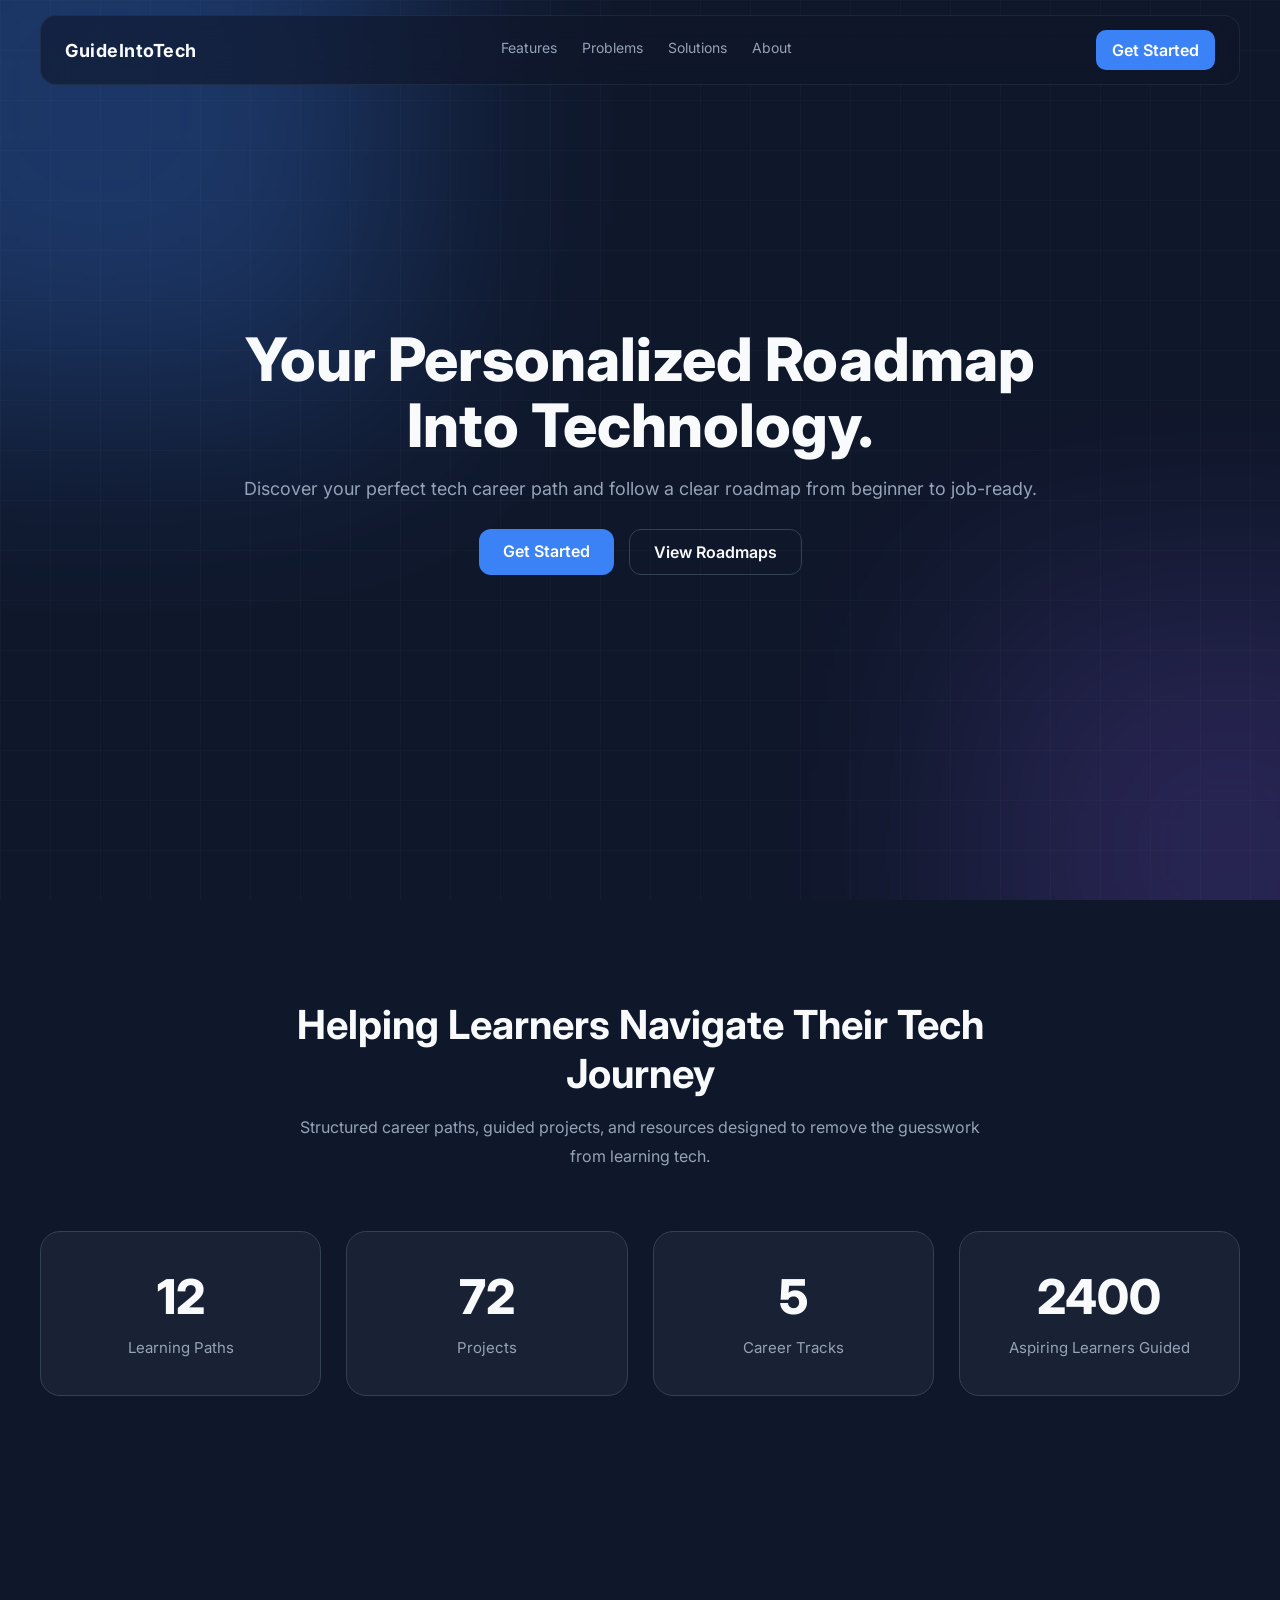
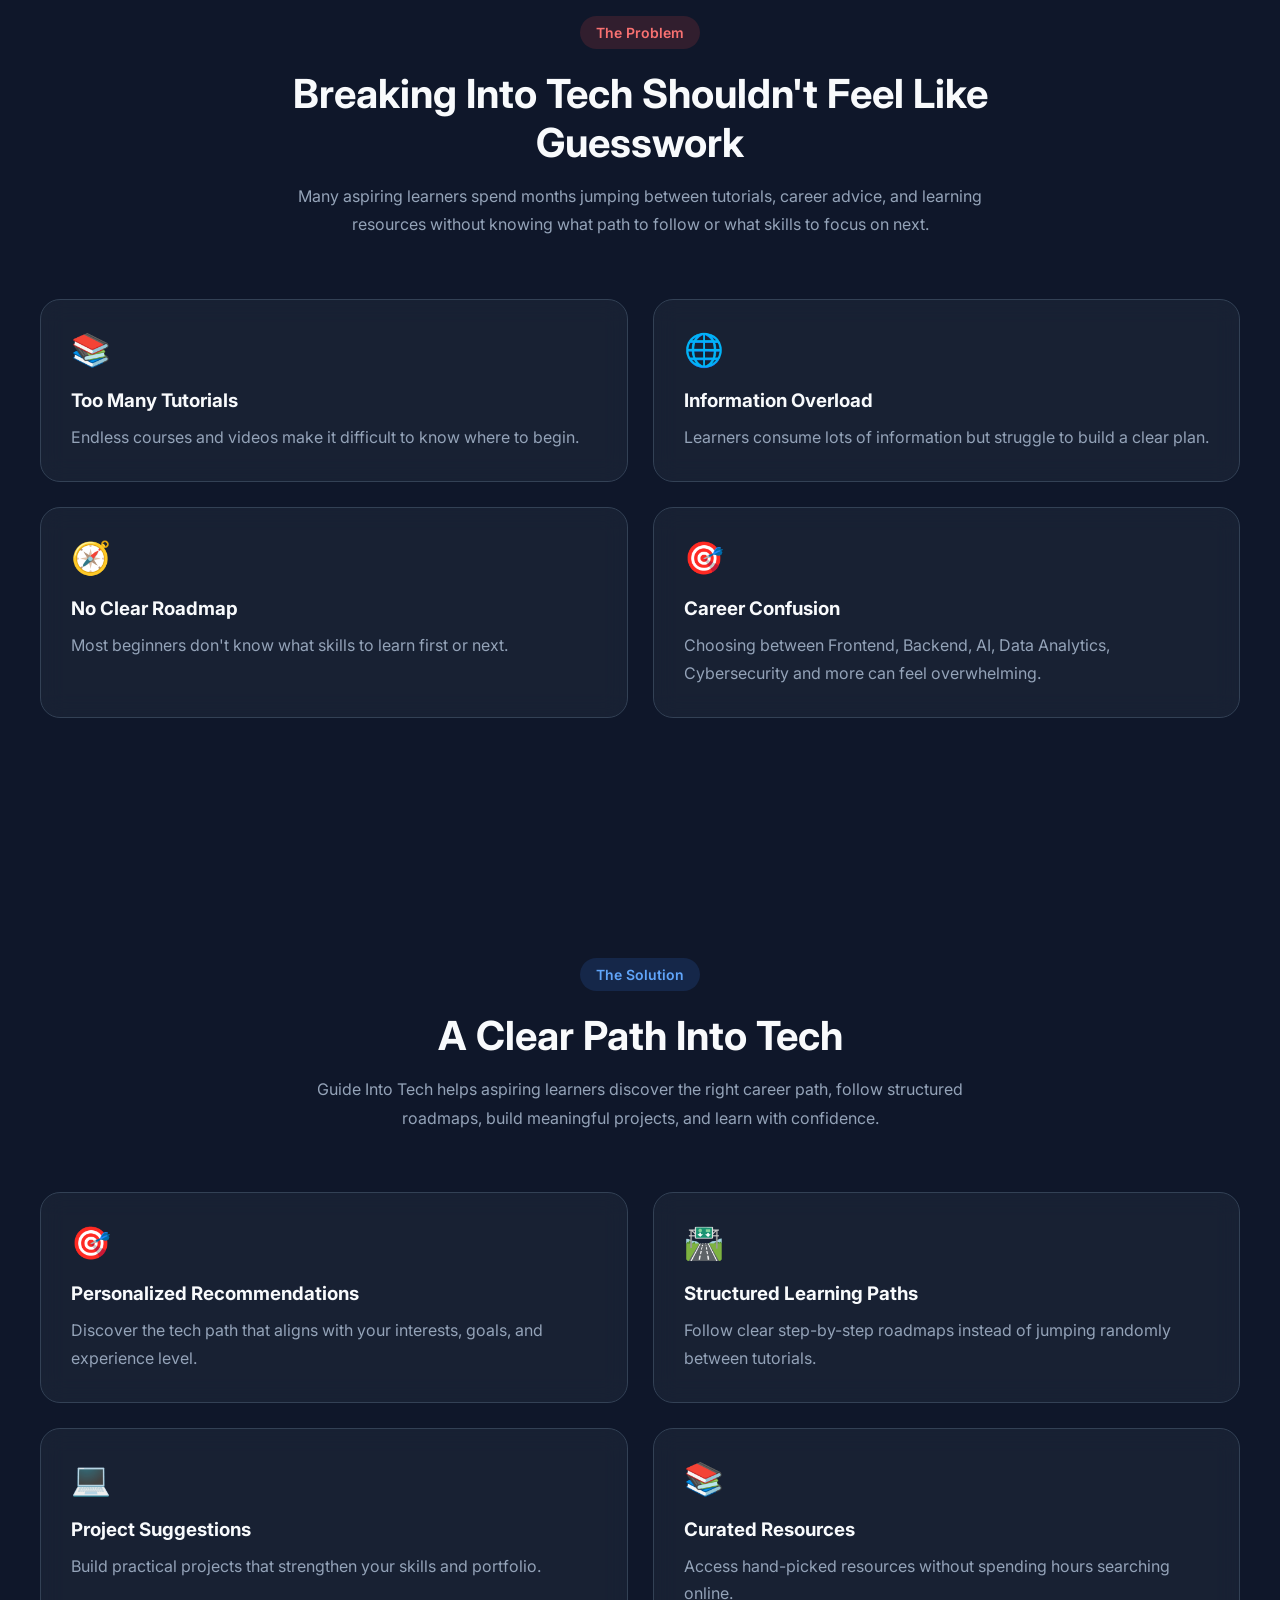
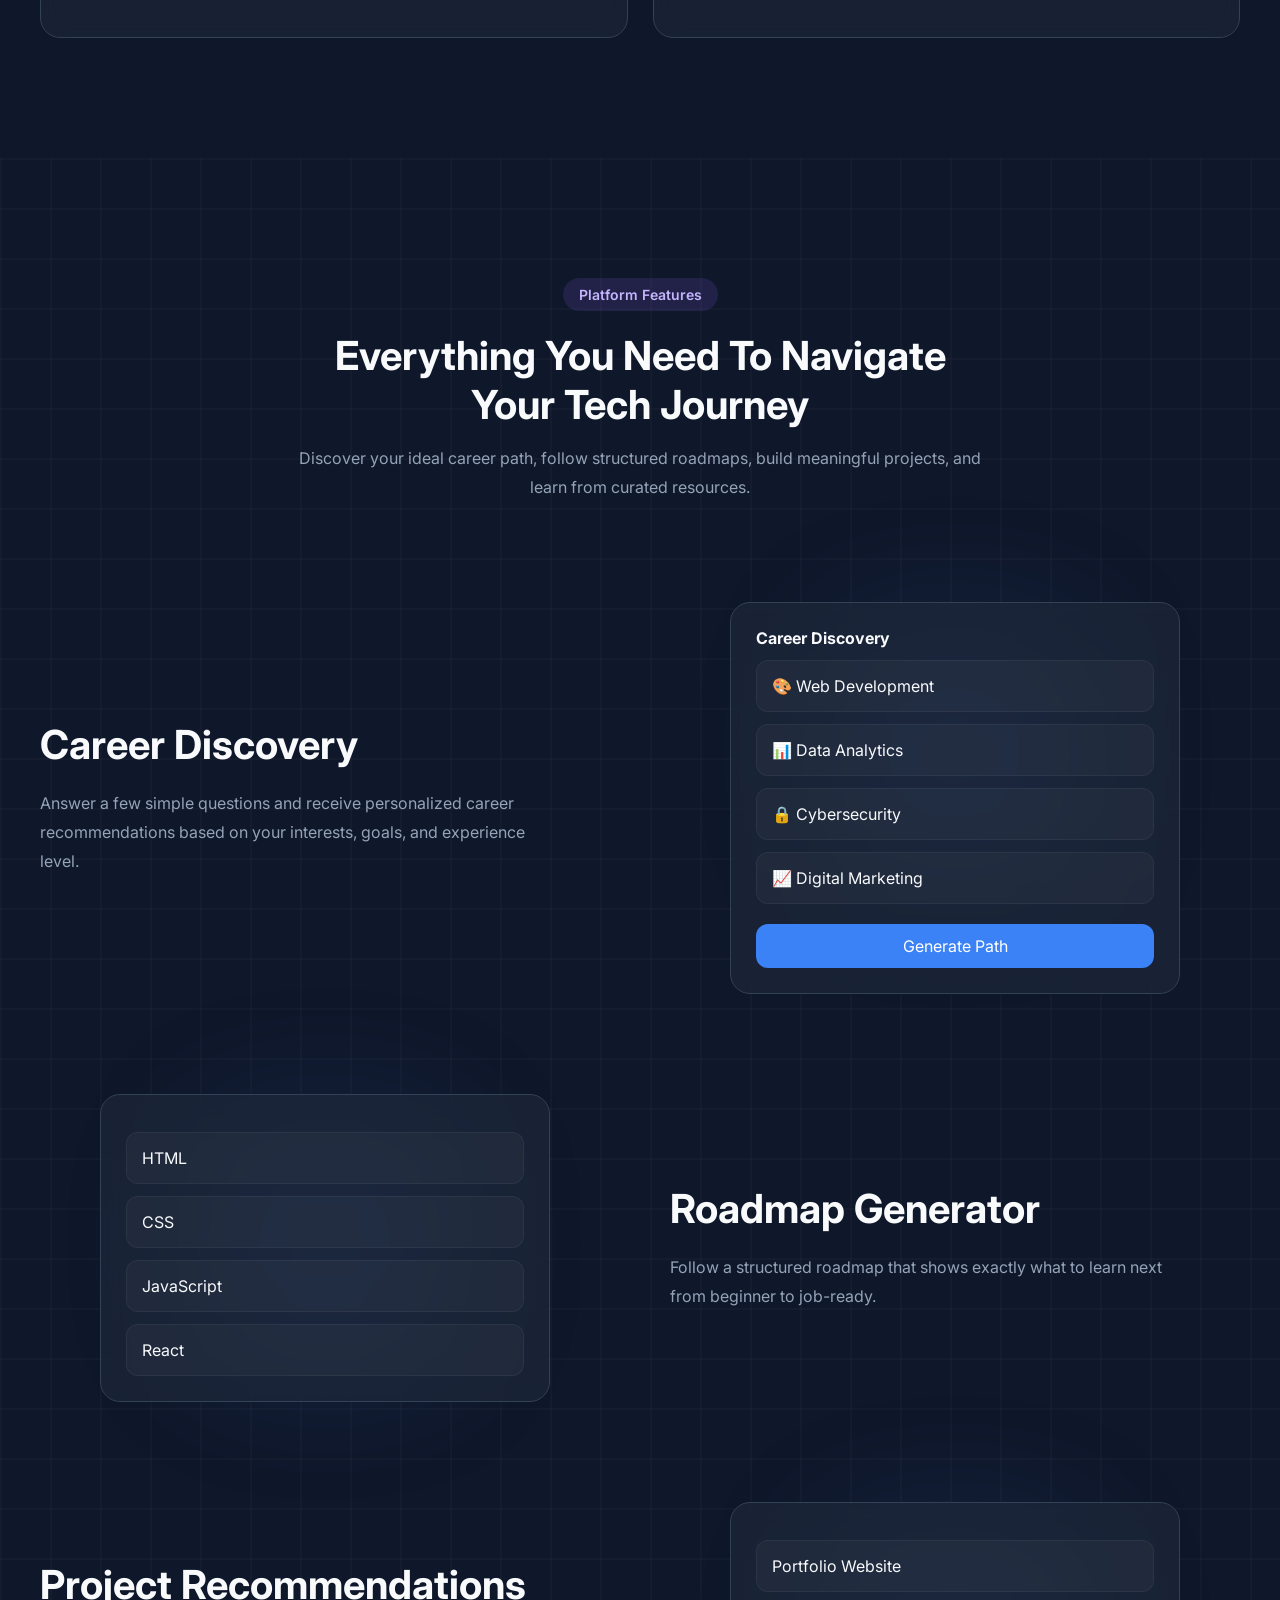
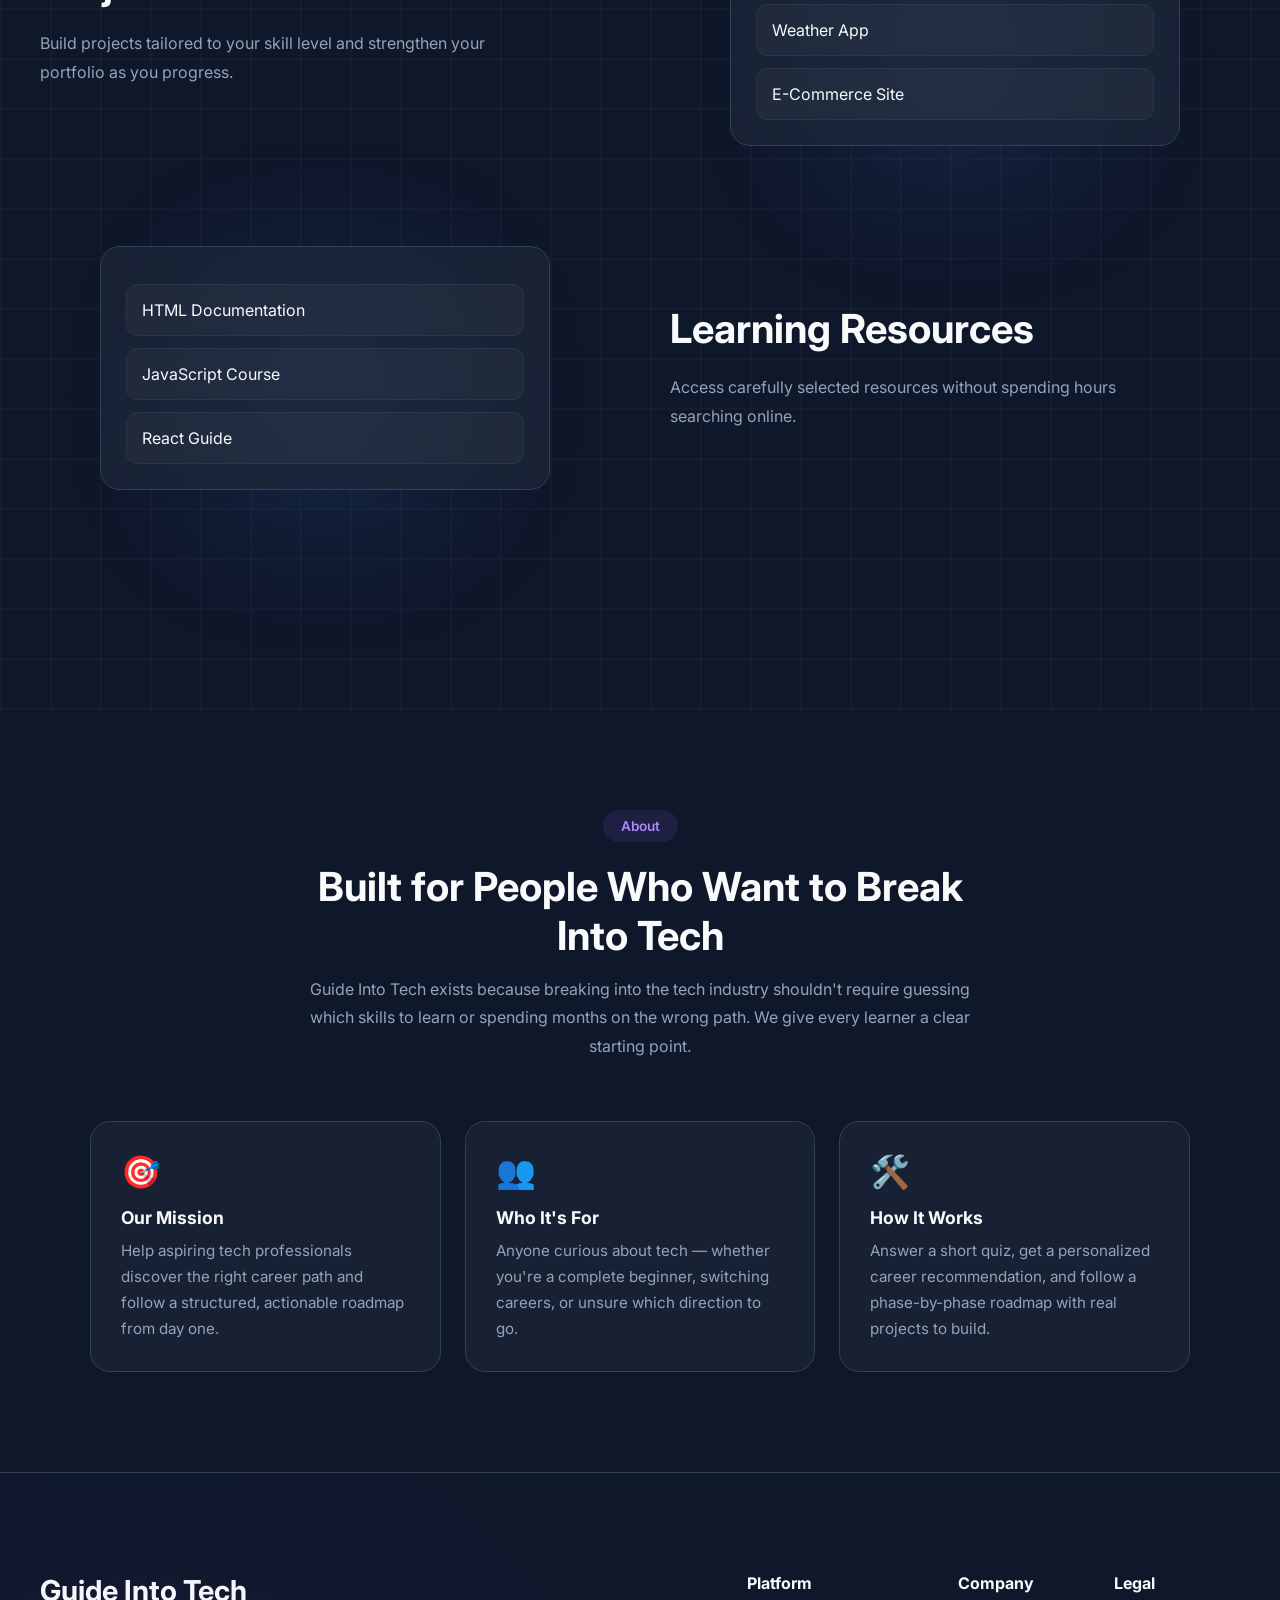
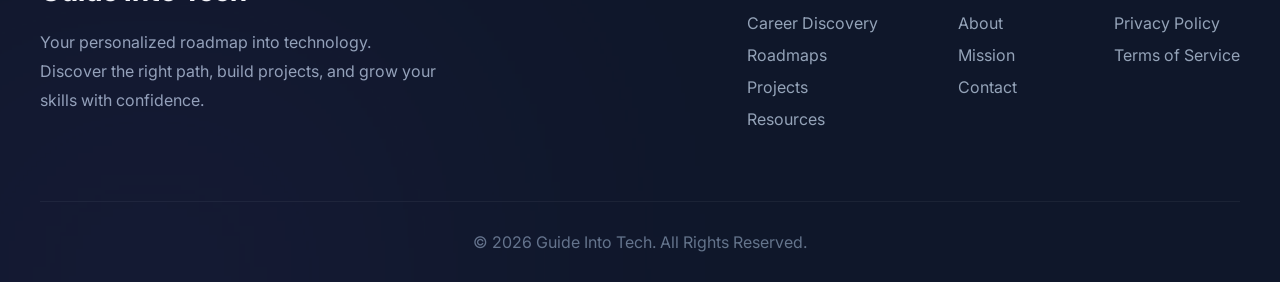
<file: index.html>
<!doctype html>
<html lang="en">
  <head>
    <meta charset="UTF-8" />
    <meta name="viewport" content="width=device-width, initial-scale=1.0" />
    <title>Guide Into Tech</title>
    <meta name="description" content="Discover your perfect tech career path and follow a clear roadmap from beginner to job-ready.">
    <meta property="og:title" content="Guide Into Tech">
    <meta property="og:description" content="Discover your perfect tech career path and follow a clear roadmap from beginner to job-ready.">
    <meta property="og:type" content="website">
    <link rel="icon" href="data:image/svg+xml,<svg xmlns='http://www.w3.org/2000/svg' viewBox='0 0 100 100'><text y='.9em' font-size='90'>🗺️</text></svg>">

    <!-- Inter Font -->
    <link rel="preconnect" href="https://fonts.googleapis.com" />
    <link rel="preconnect" href="https://fonts.gstatic.com" crossorigin />
    <link
      href="https://fonts.googleapis.com/css2?family=Inter:wght@300;400;500;600;700;800&display=swap"
      rel="stylesheet" />
    <!-- CSS -->
    <link rel="stylesheet" href="styles/style.css" />
    <link rel="stylesheet" href="styles/responsive.css" />
  </head>

  <body>
    <header class="header">
      <div class="nav_container">
        <div class="logo">GuideIntoTech</div>

        <nav class="nav_links">
          <a href="#features">Features</a>
          <a href="#problem">Problems</a>
          <a href="#solution">Solutions</a>
          <a href="#about">About</a>
        </nav>

        <div class="nav_cta">
          <a href="pages/quiz.html">Get Started</a>
        </div>

        <div class="menu_icon" id="menuIcon">☰</div>
      </div>

      <!-- MOBILE MENU PANEL -->
      <div class="mobile_menu" id="mobileMenu">
        <a href="#features">Features</a>
        <a href="#problem">Problems</a>
        <a href="#solution">Solutions</a>
        <a href="#about">About</a>

        <a href="pages/quiz.html" class="mobile_cta">Get Started</a>
      </div>

      <!-- OVERLAY -->
      <div class="overlay" id="overlay"></div>
    </header>

    <!-- HERO SECTION -->
    <section class="hero_section">
      <div class="hero_content">
        <h1>
          Your Personalized Roadmap Into Technology.
        </h1>

        <p>
          Discover your perfect tech career path and follow a clear roadmap from
          beginner to job-ready.
        </p>

        <div class="hero_buttons">
          <a href="pages/quiz.html" class="primary_btn">Get Started</a>
          <a href="#features" class="secondary_btn">View Roadmaps</a>
        </div>
      </div>
    </section>
    <!-- METRICS SECTION -->
    <section class="metrics_section">
      <div class="section_heading">
        <h2>Helping Learners Navigate Their Tech Journey</h2>
        <p>
          Structured career paths, guided projects, and resources designed to
          remove the guesswork from learning tech.
        </p>
      </div>
      <div class="metrics_container">
        <div class="metric_card">
          <h2 class="counter" data-target="25">0</h2>
          <p>Learning Paths</p>
        </div>

        <div class="metric_card">
          <h2 class="counter" data-target="150">0</h2>
          <p>Projects</p>
        </div>

        <div class="metric_card">
          <h2 class="counter" data-target="10">0</h2>
          <p>Career Tracks</p>
        </div>

        <div class="metric_card">
          <h2 class="counter" data-target="5000">0</h2>
          <p>Aspiring Learners Guided</p>
        </div>
      </div>
    </section>
    <!-- PROBLEM SECTION -->
    <section class="problem_section" id="problem">
      <div class="section_heading">
        <span class="section_badge"> The Problem </span>

        <h2>Breaking Into Tech Shouldn't Feel Like Guesswork</h2>

        <p>
          Many aspiring learners spend months jumping between tutorials, career
          advice, and learning resources without knowing what path to follow or
          what skills to focus on next.
        </p>
      </div>

      <div class="problem_grid">
        <div class="problem_card">
          <div class="problem_icon">📚</div>
          <h3>Too Many Tutorials</h3>
          <p>
            Endless courses and videos make it difficult to know where to begin.
          </p>
        </div>

        <div class="problem_card">
          <div class="problem_icon">🌐</div>
          <h3>Information Overload</h3>
          <p>
            Learners consume lots of information but struggle to build a clear
            plan.
          </p>
        </div>

        <div class="problem_card">
          <div class="problem_icon">🧭</div>
          <h3>No Clear Roadmap</h3>
          <p>Most beginners don't know what skills to learn first or next.</p>
        </div>

        <div class="problem_card">
          <div class="problem_icon">🎯</div>
          <h3>Career Confusion</h3>
          <p>
            Choosing between Frontend, Backend, AI, Data Analytics,
            Cybersecurity and more can feel overwhelming.
          </p>
        </div>
      </div>
    </section>

    <!-- SOLUTION SECTION  -->
    <section class="solution_section" id="solution">
      <div class="section_heading">
        <span class="solution_badge"> The Solution </span>

        <h2>A Clear Path Into Tech</h2>

        <p>
          Guide Into Tech helps aspiring learners discover the right career
          path, follow structured roadmaps, build meaningful projects, and learn
          with confidence.
        </p>
      </div>

      <div class="solution_grid">
        <div class="solution_card">
          <div class="solution_icon">🎯</div>

          <h3>Personalized Recommendations</h3>

          <p>
            Discover the tech path that aligns with your interests, goals, and
            experience level.
          </p>
        </div>

        <div class="solution_card">
          <div class="solution_icon">🛣️</div>

          <h3>Structured Learning Paths</h3>

          <p>
            Follow clear step-by-step roadmaps instead of jumping randomly
            between tutorials.
          </p>
        </div>

        <div class="solution_card">
          <div class="solution_icon">💻</div>

          <h3>Project Suggestions</h3>

          <p>
            Build practical projects that strengthen your skills and portfolio.
          </p>
        </div>

        <div class="solution_card">
          <div class="solution_icon">📚</div>

          <h3>Curated Resources</h3>

          <p>
            Access hand-picked resources without spending hours searching
            online.
          </p>
        </div>
      </div>
    </section>

    <!-- FEATURE SECTION -->
    <section class="features_section" id="features">
      <div class="section_heading">
        <span class="features_badge"> Platform Features </span>

        <h2>Everything You Need To Navigate Your Tech Journey</h2>

        <p>
          Discover your ideal career path, follow structured roadmaps, build
          meaningful projects, and learn from curated resources.
        </p>
      </div>

      <!-- Feature 1 -->
      <div class="feature_showcase">
        <div class="feature_content">
          <h3>Career Discovery</h3>

          <p>
            Answer a few simple questions and receive personalized career
            recommendations based on your interests, goals, and experience
            level.
          </p>
        </div>

        <div class="feature_mockup">
          <div class="mockup_card">
            <h4>Career Discovery</h4>

            <div class="option">🎨 Web Development</div>
            <div class="option">📊 Data Analytics</div>
            <div class="option">🔒 Cybersecurity</div>
            <div class="option">📈 Digital Marketing</div>

            <a href="pages/quiz.html">Generate Path</a>
          </div>
        </div>
      </div>

      <!-- Feature 2 -->
      <div class="feature_showcase reverse">
        <div class="feature_content">
          <h3>Roadmap Generator</h3>

          <p>
            Follow a structured roadmap that shows exactly what to learn next
            from beginner to job-ready.
          </p>
        </div>

        <div class="feature_mockup">
          <div class="roadmap_mockup">
            <div class="road_item">HTML</div>
            <div class="road_item">CSS</div>
            <div class="road_item">JavaScript</div>
            <div class="road_item">React</div>
          </div>
        </div>
      </div>

      <!-- Feature 3 -->
      <div class="feature_showcase">
        <div class="feature_content">
          <h3>Project Recommendations</h3>

          <p>
            Build projects tailored to your skill level and strengthen your
            portfolio as you progress.
          </p>
        </div>

        <div class="feature_mockup">
          <div class="projects_mockup">
            <div class="project_card">Portfolio Website</div>

            <div class="project_card">Weather App</div>

            <div class="project_card">E-Commerce Site</div>
          </div>
        </div>
      </div>

      <!-- Feature 4 -->
      <div class="feature_showcase reverse">
        <div class="feature_content">
          <h3>Learning Resources</h3>

          <p>
            Access carefully selected resources without spending hours searching
            online.
          </p>
        </div>

        <div class="feature_mockup">
          <div class="resource_mockup">
            <div class="resource_item">HTML Documentation</div>

            <div class="resource_item">JavaScript Course</div>

            <div class="resource_item">React Guide</div>
          </div>
        </div>
      </div>
    </section>

    <!-- ABOUT SECTION -->
    <section class="about_section" id="about">
      <div class="section_heading">
        <span class="about_badge">About</span>
        <h2>Built for People Who Want to Break Into Tech</h2>
        <p>
          Guide Into Tech exists because breaking into the tech industry
          shouldn't require guessing which skills to learn or spending months
          on the wrong path. We give every learner a clear starting point.
        </p>
      </div>

      <div class="about_grid">
        <div class="about_card">
          <div class="about_icon">🎯</div>
          <h3>Our Mission</h3>
          <p>
            Help aspiring tech professionals discover the right career path and
            follow a structured, actionable roadmap from day one.
          </p>
        </div>

        <div class="about_card">
          <div class="about_icon">👥</div>
          <h3>Who It's For</h3>
          <p>
            Anyone curious about tech — whether you're a complete beginner,
            switching careers, or unsure which direction to go.
          </p>
        </div>

        <div class="about_card">
          <div class="about_icon">🛠️</div>
          <h3>How It Works</h3>
          <p>
            Answer a short quiz, get a personalized career recommendation, and
            follow a phase-by-phase roadmap with real projects to build.
          </p>
        </div>
      </div>
    </section>

    <!-- FOOTER SECTION -->
    <footer class="footer">
      <div class="footer_container">
        <div class="footer_brand">
          <h3>Guide Into Tech</h3>

          <p>
            Your personalized roadmap into technology. Discover the right path,
            build projects, and grow your skills with confidence.
          </p>
        </div>

        <div class="footer_links">
          <div class="footer_column">
            <h4>Platform</h4>

            <a href="pages/quiz.html">Career Discovery</a>
            <a href="pages/quiz.html">Roadmaps</a>
            <a href="#features">Projects</a>
            <a href="#features">Resources</a>
          </div>

          <div class="footer_column">
            <h4>Company</h4>

            <a href="#about">About</a>
            <a href="#about">Mission</a>
            <a href="mailto:contact@guideIntoTech.com">Contact</a>
          </div>

          <div class="footer_column">
            <h4>Legal</h4>

            <a href="#">Privacy Policy</a>
            <a href="#">Terms of Service</a>
          </div>
        </div>
      </div>

      <div class="footer_bottom">
        <p>© 2026 Guide Into Tech. All Rights Reserved.</p>
      </div>
    </footer>

    <script src="src/main.js"></script>
  </body>
</html>
</file>
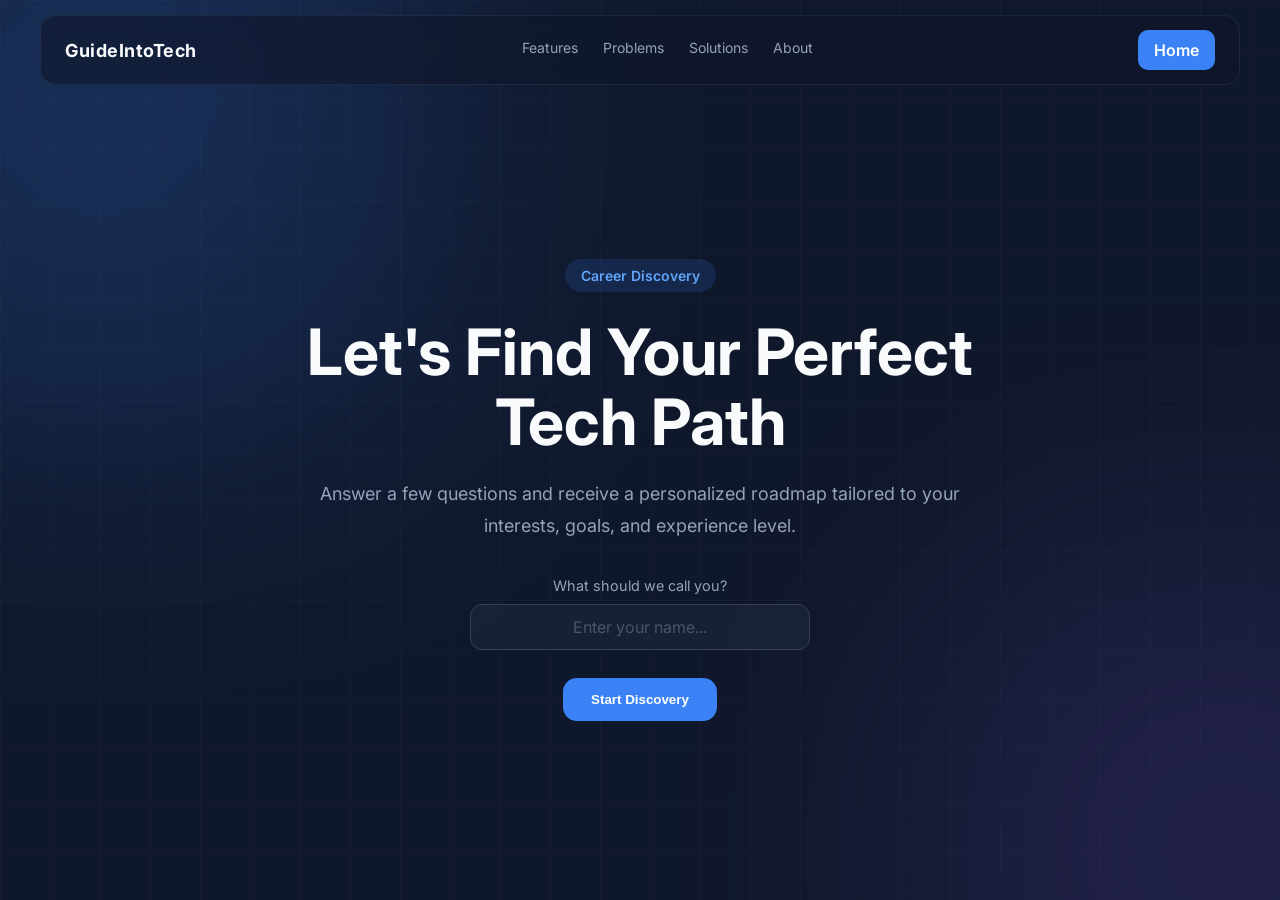
<file: pages/quiz.html>
<!doctype html>
<html lang="en">
  <head>
    <meta charset="UTF-8" />
    <meta name="viewport" content="width=device-width, initial-scale=1.0" />
    <title>Quiz — Guide Into Tech</title>
    <link rel="icon" href="data:image/svg+xml,<svg xmlns='http://www.w3.org/2000/svg' viewBox='0 0 100 100'><text y='.9em' font-size='90'>🗺️</text></svg>">

    <!-- Inter Font -->
    <link rel="preconnect" href="https://fonts.googleapis.com" />
    <link rel="preconnect" href="https://fonts.gstatic.com" crossorigin />
    <link
      href="https://fonts.googleapis.com/css2?family=Inter:wght@300;400;500;600;700;800&display=swap"
      rel="stylesheet" />
    <!-- CSS -->
    <link rel="stylesheet" href="../styles/style.css" />
    <link rel="stylesheet" href="../styles/quiz.css" />
    <link rel="stylesheet" href="../styles/responsive.css" />
  </head>
  <body>
    <header class="header">
      <div class="nav_container">
        <a href="../index.html" class="logo">GuideIntoTech</a>

        <nav class="nav_links">
          <a href="../index.html#features">Features</a>
          <a href="../index.html#problem">Problems</a>
          <a href="../index.html#solution">Solutions</a>
          <a href="../index.html#about">About</a>
        </nav>

        <div class="nav_cta">
          <a href="../index.html">Home</a>
        </div>

        <div class="menu_icon" id="menuIcon">☰</div>
      </div>

      <div class="mobile_menu" id="mobileMenu">
        <a href="../index.html#features">Features</a>
        <a href="../index.html#problem">Problems</a>
        <a href="../index.html#solution">Solutions</a>
        <a href="../index.html#about">About</a>
        <a href="../index.html" class="mobile_cta">Home</a>
      </div>

      <div class="overlay" id="overlay"></div>
    </header>

    <section class="discovery_hero">
      <div class="discovery_content">
        <span class="discovery_badge"> Career Discovery </span>

        <h1 id="heroHeading">Let's Find Your Perfect Tech Path</h1>

        <p>
          Answer a few questions and receive a personalized roadmap tailored to
          your interests, goals, and experience level.
        </p>

        <div class="name_field">
          <label for="userName">What should we call you?</label>
          <input
            type="text"
            id="userName"
            placeholder="Enter your name..."
            maxlength="30"
            autocomplete="off" />
        </div>

        <button class="start_btn">Start Discovery</button>
      </div>
    </section>

    <!-- QUESTION SECTION -->

    <section class="quiz_section">
      <div class="quiz_card">
        <div class="quiz_progress">
          <span id="stepText"> Step 1 of 4 </span>

          <div class="progress_bar">
            <div class="progress_fill" id="progressFill"></div>
          </div>
        </div>

        <h2 id="questionTitle">What's Your Experience Level?</h2>

        <p id="questionDescription">
          Select the option that best describes your current skill level.
        </p>

        <div class="options_container" id="optionsContainer"></div>

        <div class="quiz_actions">
          <button class="continue_btn" id="continueBtn" disabled>
            Continue
          </button>
        </div>
      </div>
    </section>
    <!-- PROCESSING SECTION -->
    <section class="processing_section" id="processingSection">
      <div class="processing_card">
        <div class="loader"></div>

        <h2>Building Your Personalized Path</h2>

        <p id="processingText">Analyzing your responses...</p>
      </div>
    </section>
    <script src="../src/nav.js"></script>
    <script src="../src/quiz.js"></script>
  </body>
</html>
</file>
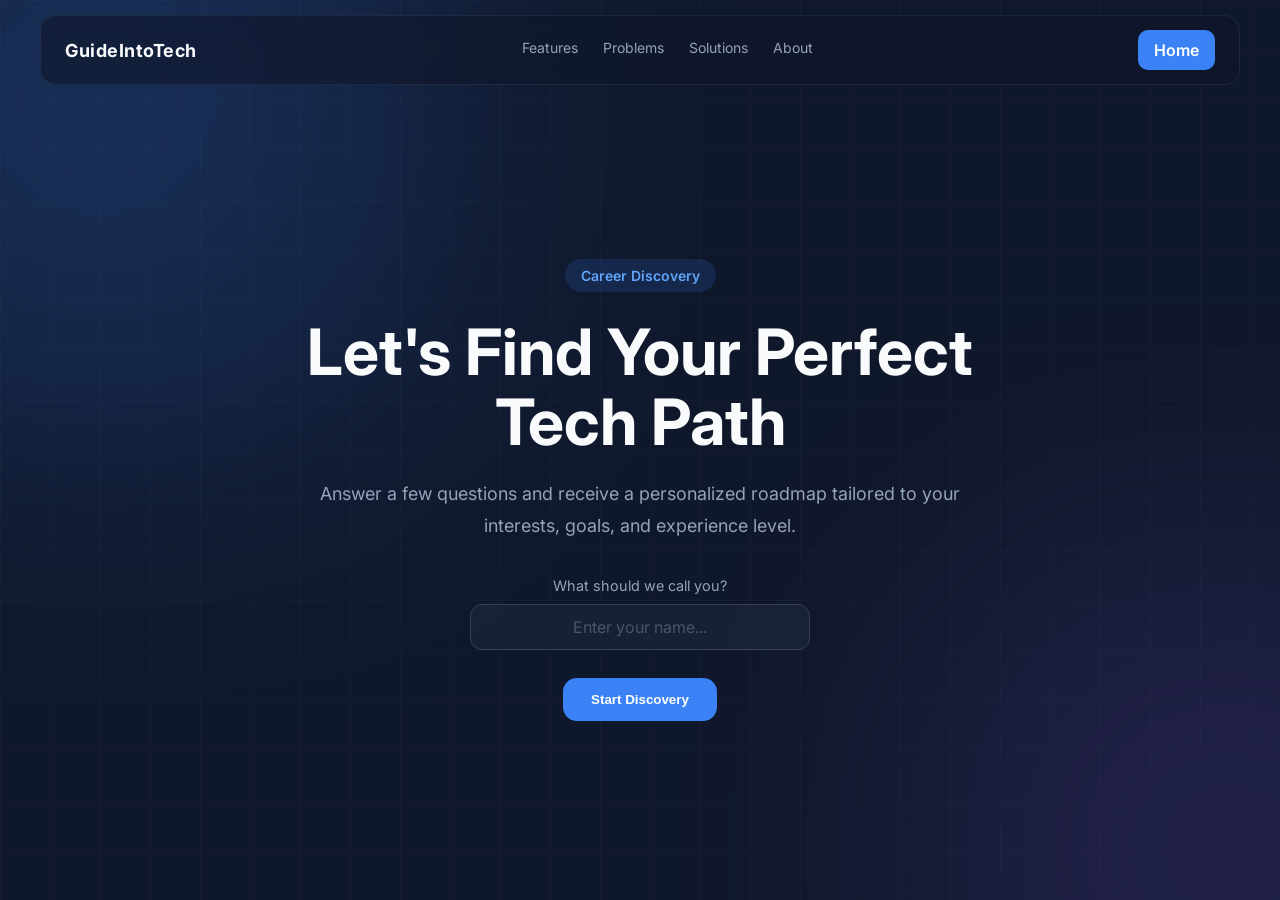
<file: pages/result.html>
<!doctype html>
<html lang="en">
  <head>
    <meta charset="UTF-8" />
    <meta name="viewport" content="width=device-width, initial-scale=1.0" />
    <title>Your Results — Guide Into Tech</title>
    <link rel="icon" href="data:image/svg+xml,<svg xmlns='http://www.w3.org/2000/svg' viewBox='0 0 100 100'><text y='.9em' font-size='90'>🗺️</text></svg>">

    <!-- Inter Font -->
    <link rel="preconnect" href="https://fonts.googleapis.com" />
    <link rel="preconnect" href="https://fonts.gstatic.com" crossorigin />
    <link
      href="https://fonts.googleapis.com/css2?family=Inter:wght@300;400;500;600;700;800&display=swap"
      rel="stylesheet" />
    <!-- CSS -->
    <link rel="stylesheet" href="../styles/style.css" />
    <link rel="stylesheet" href="../styles/result.css" />
    <link rel="stylesheet" href="../styles/responsive.css" />
  </head>
  <body>
    <header class="header">
      <div class="nav_container">
        <a href="../index.html" class="logo">GuideIntoTech</a>

        <nav class="nav_links">
          <a href="../index.html#features">Features</a>
          <a href="../index.html#problem">Problems</a>
          <a href="../index.html#solution">Solutions</a>
          <a href="../index.html#about">About</a>
        </nav>

        <div class="nav_cta">
          <a href="quiz.html">Retake Quiz</a>
        </div>

        <div class="menu_icon" id="menuIcon">☰</div>
      </div>

      <div class="mobile_menu" id="mobileMenu">
        <a href="../index.html#features">Features</a>
        <a href="../index.html#problem">Problems</a>
        <a href="../index.html#solution">Solutions</a>
        <a href="../index.html#about">About</a>
        <a href="quiz.html" class="mobile_cta">Retake Quiz</a>
      </div>

      <div class="overlay" id="overlay"></div>
    </header>

    <section class="results_section">
      <div class="results_container">
        <!-- HERO RESULT -->
        <div class="results_hero">
          <p id="userGreeting" class="user_greeting"></p>
          <span class="badge">Recommended Path</span>

          <h1 id="careerTitle">Frontend Development</h1>

          <div class="compatibility">
            <span>Compatibility</span>
            <h2 id="compatibilityScore">92%</h2>
          </div>

          <!-- <p id="careerMeaning">
            You enjoy building interactive and visual experiences on the web.
          </p> -->
        </div>

        <!-- PATH COMPARISON -->
        <div class="results_grid">
          <div class="card primary">
            <h3>Why this Path?</h3>
            <p id="career_explanation"></p>
          </div>

          <div class="card secondary">
            <h3>Alternative Path</h3>

            <div id="altPaths">
              <!-- <p>UI/UX Design</p>
              <p>Data Analytics</p> -->
            </div>
          </div>
        </div>

        <!-- LEARNING INFO -->
        <div class="results_grid results_grid_two">
          <div class="card">
            <h3>Learning Speed</h3>
            <p id="learningSpeed"></p>
          </div>

          <div class="card">
            <h3>Weekly Hours</h3>
            <p id="weeklyHours"></p>
          </div>

          <div class="card">
            <h3>Timeline</h3>
            <p id="timeline"></p>
          </div>
        </div>

        <!-- CAREER EXPLANATION -->
        <div class="explanation_card">
          <h2>What This Career Means</h2>

          <p id="careerExplanation">
            <!-- Frontend Development focuses on building the visual and interactive
            parts of websites and applications that users see and interact with. -->
          </p>
        </div>

        <!-- SKILLS PREVIEW -->
        <div class="skills_card">
          <h2>Skills You'll Learn</h2>

          <div class="skills_grid">
            <div class="skill">HTML</div>
            <div class="skill">CSS</div>
            <div class="skill">JavaScript</div>
            <div class="skill">React</div>
          </div>
        </div>

        <a href="roadmap.html" class="cta_btn"> View Full Roadmap </a>
      </div>
    </section>

    <script src="../src/nav.js"></script>
    <script src="../src/result.js"></script>
  </body>
</html>
</file>
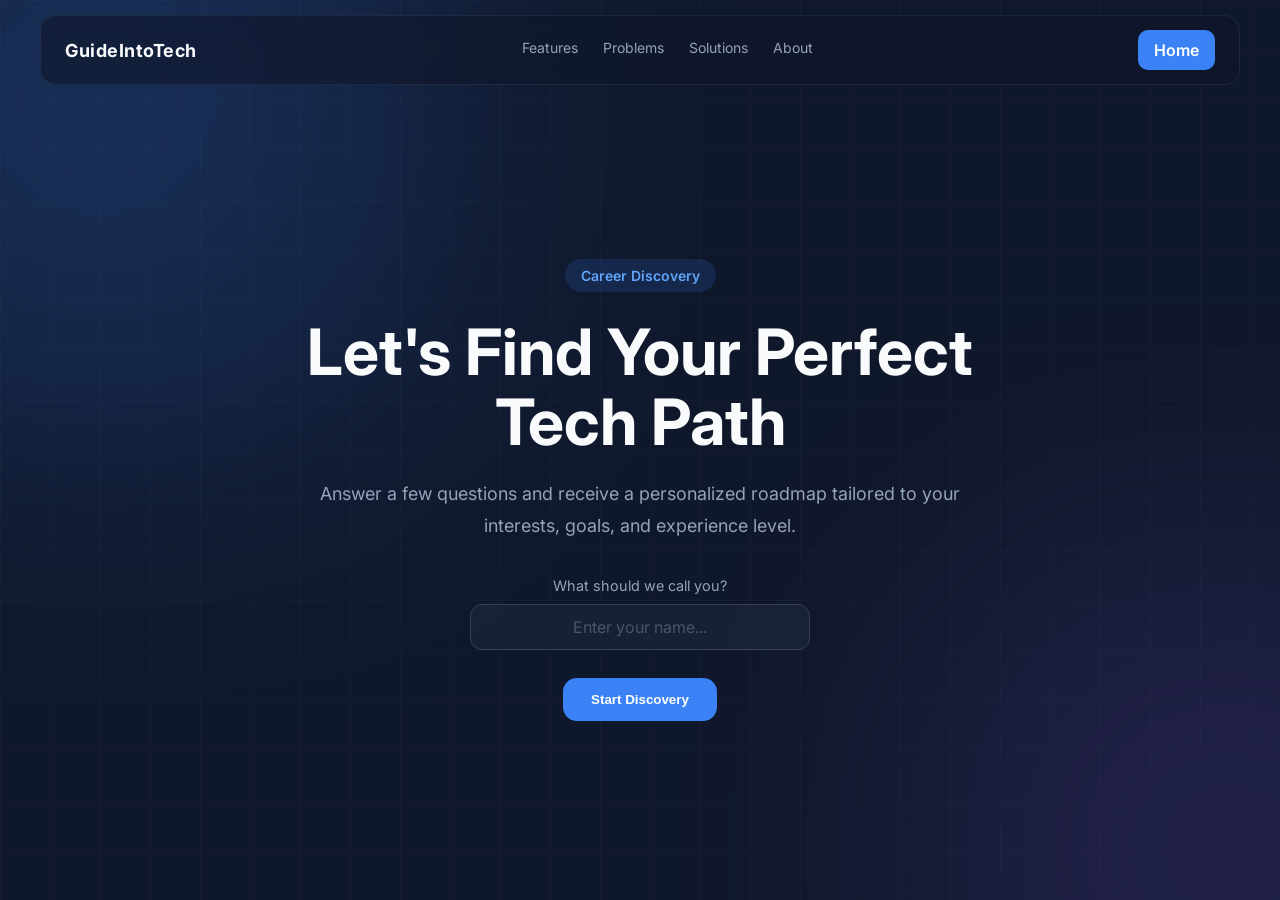
<file: pages/roadmap.html>
<!doctype html>
<html lang="en">
  <head>
    <meta charset="UTF-8" />
    <meta name="viewport" content="width=device-width, initial-scale=1.0" />
    <title>Roadmap — Guide Into Tech</title>
    <link rel="icon" href="data:image/svg+xml,<svg xmlns='http://www.w3.org/2000/svg' viewBox='0 0 100 100'><text y='.9em' font-size='90'>🗺️</text></svg>">

    <!-- Inter Font -->
    <link rel="preconnect" href="https://fonts.googleapis.com" />
    <link rel="preconnect" href="https://fonts.gstatic.com" crossorigin />
    <link
      href="https://fonts.googleapis.com/css2?family=Inter:wght@300;400;500;600;700;800&display=swap"
      rel="stylesheet" />

    <!-- CSS -->
    <link rel="stylesheet" href="../styles/style.css" />
    <link rel="stylesheet" href="../styles/roadmap.css" />
    <link rel="stylesheet" href="../styles/responsive.css" />
  </head>
  <body>
    <header class="header">
      <div class="nav_container">
        <a href="../index.html" class="logo">GuideIntoTech</a>

        <nav class="nav_links">
          <a href="../index.html#features">Features</a>
          <a href="../index.html#problem">Problems</a>
          <a href="../index.html#solution">Solutions</a>
          <a href="../index.html#about">About</a>
        </nav>

        <div class="nav_cta">
          <a href="quiz.html">Retake Quiz</a>
        </div>

        <div class="menu_icon" id="menuIcon">☰</div>
      </div>

      <div class="mobile_menu" id="mobileMenu">
        <a href="../index.html#features">Features</a>
        <a href="../index.html#problem">Problems</a>
        <a href="../index.html#solution">Solutions</a>
        <a href="../index.html#about">About</a>
        <a href="quiz.html" class="mobile_cta">Retake Quiz</a>
      </div>

      <div class="overlay" id="overlay"></div>
    </header>

    <section class="roadmap_section">
      <div class="roadmap_container">

        <!-- HERO -->
        <div class="roadmap_hero">
          <span class="badge">Your Learning Roadmap</span>
          <h1 id="roadmapTitle">Web Development</h1>
          <p id="roadmapTagline">Build websites and web applications from scratch.</p>
        </div>

        <!-- PHASES -->
        <div class="phases_wrapper" id="phasesContainer"></div>

        <!-- BACK LINK -->
        <a href="result.html" class="back_link">&#8592; Back to Results</a>

      </div>
    </section>

    <script src="../src/nav.js"></script>
    <script src="../src/roadmap.js"></script>
  </body>
</html>
</file>
<file: styles/style.css>
/* RESET */
* {
  padding: 0;
  margin: 0;
  box-sizing: border-box;
  list-style: none;
  text-decoration: none;
  scroll-behavior: smooth;
}

/* ROOT COLORS */
:root {
  --body-bg: #0f172a;
  --txt-cl: #f8fafc;
  --card-cl: #1e293b;
  --border-cl: #334155;
  --button-pri: #3b82f6;
  --button-asct: #8b5cf6;
}

/* BODY */
body {
  background-color: var(--body-bg);
  font-family: "Inter", sans-serif;
  color: var(--txt-cl);
}
/* ================= HEADER ================= */
.header {
  position: fixed;
  top: 0;
  left: 0;
  width: 100%;
  z-index: 1000;
}

/* GLASS EFFECT NAVBAR */
.nav_container {
  max-width: 1200px;
  margin: auto;
  margin-top: 15px;

  display: flex;
  justify-content: space-between;
  align-items: center;

  padding: 14px 24px;

  background: rgba(15, 23, 42, 0.6);
  backdrop-filter: blur(12px);
  -webkit-backdrop-filter: blur(12px);

  border: 1px solid rgba(51, 65, 85, 0.4);
  border-radius: 16px;
}

/* LOGO */
.logo {
  font-weight: 700;
  font-size: 18px;
  color: #f8fafc;
  letter-spacing: 0.5px;
}

/* NAV LINKS */
.nav_links {
  display: flex;
  gap: 25px;
}

.nav_links a {
  color: #94a3b8;
  font-size: 14px;
  transition: 0.3s;
  position: relative;
}

.nav_links a:hover {
  color: #f8fafc;
}

/* CTA BUTTON */
.nav_cta a {
  display: inline-block;
  background: #3b82f6;
  color: white;
  padding: 10px 16px;
  border-radius: 10px;
  font-weight: 600;
  transition: 0.3s;
}

.nav_cta a:hover {
  transform: scale(1.05);
}

/* MOBILE ICON */
.menu_icon {
  display: none;
  font-size: 24px;
  color: #f8fafc;
  cursor: pointer;
}
/* ================= MOBILE MENU PANEL ================= */
.mobile_menu {
  position: fixed;
  top: 80px;
  right: 20px;
  width: 250px;

  display: flex;
  flex-direction: column;
  gap: 15px;

  padding: 20px;

  background: rgba(15, 23, 42, 0.8);
  backdrop-filter: blur(15px);

  border: 1px solid rgba(51, 65, 85, 0.5);
  border-radius: 16px;

  transform: translateY(-20px);
  opacity: 0;
  pointer-events: none;

  transition: 0.3s ease;
  z-index: 2000;
}

.mobile_menu a {
  color: #94a3b8;
  font-size: 14px;
  transition: 0.3s;
}

.mobile_menu a:hover {
  color: #f8fafc;
}

/* mobile CTA */
.mobile_menu .mobile_cta {
  display: inline-block;
  background: #3b82f6;
  color: white;
  padding: 10px 16px;
  border-radius: 10px;
  font-weight: 600;
  transition: 0.3s;
}

/* ACTIVE STATE */
.mobile_menu.active {
  transform: translateY(0);
  opacity: 1;
  pointer-events: auto;
}

/* OVERLAY */
.overlay {
  position: fixed;
  top: 0;
  left: 0;
  width: 100%;
  height: 100vh;

  background: rgba(0, 0, 0, 0.4);
  backdrop-filter: blur(3px);

  opacity: 0;
  pointer-events: none;
  transition: 0.3s ease;
  z-index: 1500;
}

.overlay.active {
  opacity: 1;
  pointer-events: auto;
}

/* ===== NAVBAR SCROLL STATE ===== */
.nav_container {
  transition: all 0.3s ease;
}

/* when page scrolls */
.nav_container.scrolled {
  background: rgba(15, 23, 42, 0.85);
  border: 1px solid rgba(51, 65, 85, 0.6);
  padding: 10px 24px;
  backdrop-filter: blur(18px);
  box-shadow: 0 10px 30px rgba(0, 0, 0, 0.25);
}

/* LINK BASE */
.nav_links a {
  color: #94a3b8;
  font-size: 14px;
  position: relative;
  padding-bottom: 5px;
  transition: 0.3s;
}

/* HOVER + ACTIVE */
.nav_links a:hover,
.nav_links a.active {
  color: #f8fafc;
}

/* UNDERLINE ANIMATION */
.nav_links a::after {
  content: "";
  position: absolute;
  left: 0;
  bottom: 0;
  width: 0%;
  height: 2px;
  background: #3b82f6;
  transition: 0.3s ease;
  border-radius: 10px;
}

.nav_links a:hover::after,
.nav_links a.active::after {
  width: 100%;
}

/* HERO SECTION */
.hero_section {
  position: relative;
  min-height: 100vh;
  display: flex;
  align-items: center;
  justify-content: center;
  text-align: center;
  overflow: hidden;
  padding: 20px;
  background-image:
    linear-gradient(rgba(255, 255, 255, 0.02) 1px, transparent 1px),
    linear-gradient(90deg, rgba(255, 255, 255, 0.02) 1px, transparent 1px);

  background-size: 50px 50px;
}

/* GLOW EFFECTS (YOUR STYLE IMPROVED) */
.hero_section::before {
  position: absolute;
  content: "";
  width: 600px;
  height: 600px;
  background: #3b82f6;
  filter: blur(120px);
  opacity: 0.3;
  top: -200px;
  left: -200px;
  animation: glow 3s ease-in-out infinite;
}

.hero_section::after {
  position: absolute;
  content: "";
  width: 500px;
  height: 500px;
  background: #8b5cf6;
  filter: blur(120px);
  opacity: 0.2;
  bottom: -200px;
  right: -200px;
  animation: glow 3s ease-in-out infinite;
}

/* HERO CONTENT */
.hero_content {
  max-width: 800px;
  z-index: 2;
}

/* HEADLINE */
.hero_content h1 {
  font-size: 60px;
  font-weight: 800;
  line-height: 1.1;
  margin-bottom: 20px;
}

/* SUBTEXT */
.hero_content p {
  font-size: 18px;
  color: #94a3b8;
  margin-bottom: 30px;
}

/* BUTTONS */
.hero_buttons {
  display: flex;
  gap: 15px;
  justify-content: center;
}

/* PRIMARY BUTTON */
.primary_btn {
  display: inline-block;
  background: var(--button-pri);
  color: white;
  border: none;
  padding: 12px 24px;
  border-radius: 12px;
  font-weight: 600;
  cursor: pointer;
  transition: 0.3s;
}

.primary_btn:hover {
  transform: scale(1.05);
}

/* SECONDARY BUTTON */
.secondary_btn {
  display: inline-block;
  background: transparent;
  color: var(--txt-cl);
  border: 1px solid var(--border-cl);
  padding: 12px 24px;
  border-radius: 12px;
  font-weight: 600;
  cursor: pointer;
  transition: 0.3s;
}

.secondary_btn:hover {
  border-color: var(--button-asct);
  transform: scale(1.05);
}

/* =========================
   METRICS SECTION
========================= */

.metrics_section {
  padding: 100px 20px;
}

.metrics_container {
  max-width: 1200px;
  margin: auto;

  display: grid;
  grid-template-columns: repeat(4, 1fr);
  gap: 25px;
}

.metric_card {
  background: rgba(30, 41, 59, 0.7);
  backdrop-filter: blur(10px);

  border: 1px solid var(--border-cl);

  border-radius: 20px;

  padding: 35px 25px;

  text-align: center;

  transition: all 0.3s ease;
}

.metric_card:hover {
  transform: translateY(-8px);

  border-color: var(--button-pri);

  box-shadow: 0 15px 35px rgba(59, 130, 246, 0.15);
}

.metric_card h2 {
  font-size: 3rem;
  font-weight: 800;
  color: var(--txt-cl);

  margin-bottom: 10px;
}

.metric_card p {
  color: #94a3b8;
  font-size: 15px;
  line-height: 1.6;
}

.section_heading {
  text-align: center;
  max-width: 700px;
  margin: 0 auto 60px;
}

.section_heading h2 {
  font-size: 2.5rem;
  margin-bottom: 15px;
}

.section_heading p {
  color: #94a3b8;
  line-height: 1.8;
}

/* =========================
   PROBLEM SECTION
========================= */

.problem_section {
  padding: 120px 20px;
}

.problem_grid {
  max-width: 1200px;
  margin: auto;

  display: grid;
  grid-template-columns: repeat(2, 1fr);
  gap: 25px;
}

.problem_card {
  background: rgba(30, 41, 59, 0.6);
  backdrop-filter: blur(12px);

  border: 1px solid var(--border-cl);

  border-radius: 20px;

  padding: 30px;

  transition: 0.3s ease;
}

.problem_card:hover {
  transform: translateY(-8px);

  border-color: #ef4444;

  box-shadow: 0 15px 35px rgba(239, 68, 68, 0.15);
}

.problem_icon {
  font-size: 2rem;
  margin-bottom: 20px;
}

.problem_card h3 {
  margin-bottom: 12px;
  color: var(--txt-cl);
}

.problem_card p {
  color: #94a3b8;
  line-height: 1.7;
}

.section_badge {
  display: inline-block;

  background: rgba(239, 68, 68, 0.15);

  color: #f87171;

  padding: 8px 16px;

  border-radius: 999px;

  margin-bottom: 20px;

  font-size: 14px;
  font-weight: 600;
}

/* =========================
   SOLUTION SECTION
========================= */

.solution_section {
  padding: 120px 20px;
}

.solution_grid {
  max-width: 1200px;
  margin: auto;

  display: grid;
  grid-template-columns: repeat(2, 1fr);
  gap: 25px;
}

.solution_card {
  background: rgba(30, 41, 59, 0.6);

  backdrop-filter: blur(12px);

  border: 1px solid var(--border-cl);

  border-radius: 20px;

  padding: 30px;

  transition: 0.3s ease;
}

.solution_card:hover {
  transform: translateY(-8px);

  border-color: var(--button-pri);

  box-shadow: 0 15px 35px rgba(59, 130, 246, 0.15);
}

.solution_icon {
  font-size: 2rem;

  margin-bottom: 20px;
}

.solution_card h3 {
  color: var(--txt-cl);

  margin-bottom: 12px;
}

.solution_card p {
  color: #94a3b8;

  line-height: 1.7;
}

.solution_badge {
  display: inline-block;

  padding: 8px 16px;

  border-radius: 999px;

  background: rgba(59, 130, 246, 0.15);

  color: #60a5fa;

  font-size: 14px;

  font-weight: 600;

  margin-bottom: 20px;
}

/* ======================
FEATURES SECTION
====================== */
.features_section {
  background-image:
    linear-gradient(rgba(255, 255, 255, 0.02) 2px, transparent 1px),
    linear-gradient(90deg, rgba(255, 255, 255, 0.02) 2px, transparent 1px);

  background-size: 50px 50px;
  padding: 120px 20px;
}

/* .features_section {
} */

.features_badge {
  display: inline-block;

  padding: 8px 16px;

  border-radius: 999px;

  background: rgba(139, 92, 246, 0.15);

  color: #c4b5fd;

  margin-bottom: 20px;

  font-size: 14px;

  font-weight: 600;
}

.feature_showcase {
  max-width: 1200px;

  margin: 100px auto;

  display: grid;

  grid-template-columns: 1fr 1fr;

  gap: 60px;

  align-items: center;
}

.feature_showcase.reverse .feature_content {
  order: 2;
}

.feature_showcase.reverse .feature_mockup {
  order: 1;
}
.feature_mockup{
  position: relative;
}
.feature_mockup::before{
    content: '';

    position: absolute;

    width: 300px;
    height: 300px;

    background: radial-gradient(
        circle,
        rgba(59,130,246,.2),
        transparent
    );

    filter: blur(60px);

    z-index: -1;
}

.feature_content h3 {
  font-size: 2.5rem;

  margin-bottom: 20px;
}

.feature_content p {
  color: #94a3b8;

  line-height: 1.8;

  max-width: 500px;
}

.feature_mockup {
  display: flex;
  justify-content: center;
}

.mockup_card,
.roadmap_mockup,
.projects_mockup,
.resource_mockup {
  width: 100%;

  max-width: 450px;

  background: rgba(30, 41, 59, 0.7);

  backdrop-filter: blur(10px);

  border: 1px solid var(--border-cl);

  border-radius: 20px;

  padding: 25px;
}
.option,
.road_item,
.project_card,
.resource_item {
  padding: 15px;

  margin-top: 12px;

  border-radius: 12px;

  background: rgba(255, 255, 255, 0.03);

  border: 1px solid rgba(255, 255, 255, 0.05);
}

.mockup_card a {
  display: block;
  margin-top: 20px;
  width: 100%;
  padding: 12px;
  border-radius: 12px;
  background: var(--button-pri);
  color: white;
  text-align: center;
  transition: 0.3s;
}

.mockup_card,
.roadmap_mockup,
.projects_mockup,
.resource_mockup {
  transition: 0.3s ease;
}

.mockup_card:hover,
.roadmap_mockup:hover,
.projects_mockup:hover,
.resource_mockup:hover {
  transform: translateY(-8px);

  border-color: var(--button-pri);

  box-shadow: 0 15px 40px rgba(59, 130, 246, 0.15);
}



/* =====================
ABOUT
===================== */

.about_section {
  padding: 100px 20px;
}

.about_badge {
  display: inline-block;
  padding: 8px 18px;
  border-radius: 999px;
  background: rgba(139, 92, 246, 0.12);
  color: #a78bfa;
  font-size: 0.85rem;
  font-weight: 600;
  margin-bottom: 20px;
}

.about_grid {
  display: grid;
  grid-template-columns: repeat(3, 1fr);
  gap: 24px;
  max-width: 1100px;
  margin: 50px auto 0;
}

.about_card {
  background: rgba(30, 41, 59, 0.6);
  backdrop-filter: blur(12px);
  border: 1px solid var(--border-cl);
  border-radius: 20px;
  padding: 30px;
  transition: 0.3s;
}

.about_card:hover {
  transform: translateY(-5px);
  border-color: #8b5cf6;
}

.about_icon {
  font-size: 2rem;
  margin-bottom: 16px;
}

.about_card h3 {
  font-size: 1.1rem;
  margin-bottom: 10px;
}

.about_card p {
  color: #94a3b8;
  line-height: 1.7;
  font-size: 0.95rem;
}

/* =====================
FOOTER
===================== */

.footer{
    padding: 100px 20px 30px;

    border-top: 1px solid var(--border-cl);

    position: relative;

    overflow: hidden;
}
.footer::before{
    content: '';

    position: absolute;

    width: 500px;
    height: 500px;

    background: #8b5cf6;

    filter: blur(180px);

    opacity: .08;

    bottom: -250px;
    left: -100px;
}
.footer_container{
    max-width: 1200px;

    margin: auto;

    display: flex;

    justify-content: space-between;

    gap: 60px;
}
.footer_brand{
    max-width: 400px;
}

.footer_brand h3{
    font-size: 1.8rem;

    margin-bottom: 20px;
}

.footer_brand p{
    color: #94a3b8;

    line-height: 1.8;
}
.footer_links{
    display: flex;

    gap: 80px;
}

.footer_column{
    display: flex;

    flex-direction: column;
}

.footer_column h4{
    margin-bottom: 20px;
}

.footer_column a{
    color: #94a3b8;

    margin-bottom: 12px;

    transition: .3s;
}

.footer_column a:hover{
    color: var(--txt-cl);
}
.footer_bottom{
    max-width: 1200px;

    margin: 60px auto 0;

    padding-top: 30px;

    border-top: 1px solid rgba(255,255,255,.05);

    text-align: center;
}

.footer_bottom p{
    color: #64748b;
}
/* ================= ANIMATION SECTION ============ */

.hero_content h1 {
  opacity: 0;
  transform: translateY(30px);
  animation: fadeUp 1s ease forwards;
}

.hero_content p {
  opacity: 0;
  transform: translateY(30px);
  animation: fadeUp 1s ease forwards 0.2s;
}

.hero_buttons {
  opacity: 0;
  transform: translateY(30px);
  animation: fadeUp 1s ease forwards 0.4s;
}

/* ================= BUTTONS ================= */
.primary_btn,
.secondary_btn {
  transition: all 0.3s ease;
}

.primary_btn:hover,
.secondary_btn:hover {
  transform: translateY(-3px) scale(1.03);
}

/* ================= KEYFRAMES ================= */

@keyframes fadeUp {
  from{
    opacity: 0;
    transform: translateY(-10px);
  }
  to {
    opacity: 1;
    transform: translateY(0);
  }
}


@keyframes float {
  0% { transform: translateY(0); }
  50% { transform: translateY(-10px); }
  100% { transform: translateY(0); }
}

@keyframes glow {
  0% {
    opacity: 0.2;
  }
  50% {
    opacity: 0.4;
  }
  100% {
    opacity: 0.2;
  }
}
</file>
<file: styles/responsive.css>
/* RESPONSIVE */

@media (max-width: 992px){

  .metrics_container{
    grid-template-columns: repeat(2, 1fr);
  }

  .about_grid {
    grid-template-columns: repeat(2, 1fr);
  }

  .results_grid_two {
    grid-template-columns: repeat(2, 1fr);
  }
  .discovery_content h1{
    font-size: 3.2rem;
  }

  .quiz_card{
    padding: 40px;
  }

  .quiz_card h2{
    font-size: 2rem;
  }

  .options_container{
    grid-template-columns: 1fr;
  }

}

@media (max-width: 768px){
  .nav_links {
    display: none; /* hidden for mobile */
  }

  .nav_cta {
    display: none;
  }

  .menu_icon {
    display: block;
  }

  .nav_container {
    padding: 12px 18px;
  }
  .hero_content h1{
    font-size: 40px;
  }

  .hero_content p{
    font-size: 16px;
  }

  .hero_buttons{
    flex-direction: column;
  }
  
  .problem_grid{
    grid-template-columns: 1fr;
  }

   .solution_grid{
    grid-template-columns: 1fr;
  }

  .feature_showcase{
        grid-template-columns: 1fr;
    }

    .feature_showcase.reverse .feature_content,
    .feature_showcase.reverse .feature_mockup{
        order: unset;
    }

    .feature_content{
        text-align: center;
    }

    .feature_content p{
        margin: auto;
    }

     .footer_container{
        flex-direction: column;
    }

    .footer_links{
        flex-wrap: wrap;

        gap: 40px;
    }
  
  
  .discovery_hero{
    min-height: 90vh;
  }

  .discovery_content h1{
    font-size: 2.6rem;
  }

  .discovery_content p{
    font-size: 16px;
  }

  .quiz_section{
    padding: 80px 20px;
  }

  .quiz_card{
    padding: 30px 20px;
    border-radius: 24px;
  }

  .quiz_card h2{
    font-size: 1.8rem;
  }

  .option_card{
    padding: 20px;
  }

  .continue_btn{
    width: 100%;
  }

  .processing_card{
    padding:40px 20px;
  }

  .processing_card h2{
    font-size:1.8rem;
  }
  
  .results_container h1{

    font-size:2rem;
  }
  
  .results_section {
    padding: 90px 15px;
  }

  /* HERO TEXT */
  .results_hero h1 {
    font-size: 2.2rem;
    line-height: 1.2;
  }

  .results_hero p {
    font-size: 0.95rem;
  }

  .compatibility h2 {
    font-size: 2.2rem;
  }

  /* STACK ALL GRIDS */
  .results_grid {
    grid-template-columns: 1fr;
  }

  /* CARDS */
  .card {
    padding: 20px;
  }

  /* SKILLS GRID */
  .skills_grid {
    grid-template-columns: repeat(2, 1fr);
  }

  /* REASON BLOCK */
  .reason_card {
    padding: 20px;
  }

  /* ABOUT */
  .about_grid {
    grid-template-columns: 1fr;
  }

  /* RESULTS 3-COL → 1-COL */
  .results_grid_two {
    grid-template-columns: 1fr;
  }

  /* ROADMAP */
  .roadmap_hero h1 {
    font-size: 2rem;
  }

  .phase_topics {
    grid-template-columns: 1fr;
  }

}

@media (max-width: 576px){

  .metrics_container{
    grid-template-columns: 1fr;
  }

}
@media (max-width: 480px){

  .discovery_content h1{
    font-size: 2.1rem;
  }

  .discovery_badge{
    font-size: 12px;
  }

  .quiz_card h2{
    font-size: 1.5rem;
  }

  .quiz_card > p{
    font-size: 14px;
  }

  .option_card h3{
    font-size: 1rem;
  }

  .option_card p{
    font-size: 14px;
  }
  .results_hero h1 {
    font-size: 1.8rem;
  }

  .compatibility h2 {
    font-size: 2rem;
  }

  .badge {
    font-size: 12px;
    padding: 6px 12px;
  }

  /* STACK EVERYTHING EVEN TIGHTER */
  .skills_grid {
    grid-template-columns: 1fr;
  }

  .cta_btn {
    width: 100%;
    text-align: center;
  }


}
</file>
<file: styles/quiz.css>
/* ======================
DISCOVERY HERO
====================== */


.discovery_hero{
  min-height: 100vh;

  display:flex;
  align-items:center;
  justify-content:center;

  text-align:center;

  padding: 100px 20px 20px;

  position:relative;

  overflow:hidden;

  background-image:
  linear-gradient(rgba(255,255,255,.02) 1px, transparent 1px),
  linear-gradient(90deg, rgba(255,255,255,.02) 1px, transparent 1px);

  background-size:50px 50px;
}

.discovery_hero::before{
  content:'';

  position:absolute;

  width:600px;
  height:600px;

  background:#3b82f6;

  filter:blur(150px);

  opacity:.25;

  top:-200px;
  left:-200px;
}

.discovery_hero::after{
  content:'';

  position:absolute;

  width:500px;
  height:500px;

  background:#8b5cf6;

  filter:blur(150px);

  opacity:.2;

  bottom:-200px;
  right:-200px;
}

.discovery_content{
  max-width:700px;

  position:relative;

  z-index:2;
}

.discovery_badge{
  display:inline-block;

  padding:8px 16px;

  border-radius:999px;

  background:rgba(59,130,246,.15);

  color:#60a5fa;

  font-size:14px;
  font-weight:600;

  margin-bottom:25px;
}

.discovery_content h1{
  font-size:4rem;

  line-height:1.1;

  margin-bottom:20px;
}

.discovery_content p{
  color:#94a3b8;

  line-height:1.8;

  font-size:18px;

  margin-bottom:35px;
}

/* NAME INPUT */
.name_field {
  display: flex;
  flex-direction: column;
  align-items: center;
  gap: 10px;
  margin-bottom: 28px;
}

.name_field label {
  font-size: 0.9rem;
  color: #94a3b8;
}

.name_field input {
  width: 100%;
  max-width: 340px;
  padding: 12px 18px;
  border-radius: 12px;
  border: 1px solid var(--border-cl);
  background: rgba(30, 41, 59, 0.6);
  color: var(--txt-cl);
  font-family: "Inter", sans-serif;
  font-size: 1rem;
  text-align: center;
  outline: none;
  transition: border-color 0.3s;
}

.name_field input::placeholder {
  color: #475569;
}

.name_field input:focus {
  border-color: #3b82f6;
}

.start_btn{
  padding:14px 28px;

  border:none;

  border-radius:14px;

  background:var(--button-pri);

  color:white;

  font-weight:600;

  cursor:pointer;

  transition:.3s;
}

.start_btn:hover{
  transform:translateY(-4px);

  box-shadow:
  0 15px 35px rgba(59,130,246,.25);
}

/* ==========================
QUIZ SECTION
========================== */

.quiz_section{
  padding:50px 20px;
  display: none;
}

.quiz_card{
  max-width:850px;

  margin:auto;

  background:
  rgba(30,41,59,.7);

  backdrop-filter:blur(15px);

  border:1px solid var(--border-cl);

  border-radius:28px;

  padding:50px;

  position:relative;

  overflow:hidden;
}

.quiz_card::before{
  content:'';

  position:absolute;

  width:350px;
  height:350px;

  background:
  radial-gradient(
    circle,
    rgba(59,130,246,.15),
    transparent
  );

  filter:blur(80px);

  top:-100px;
  right:-100px;
}

.quiz_progress{
  margin-bottom:40px;
}

.quiz_progress span{
  display:block;

  color:#94a3b8;

  margin-bottom:12px;

  font-size:14px;
}

.progress_bar{
  width:100%;

  height:8px;

  background:
  rgba(255,255,255,.05);

  border-radius:999px;

  overflow:hidden;
}

.progress_fill{
  width:25%;

  height:100%;

  background:
  linear-gradient(
    90deg,
    #3b82f6,
    #8b5cf6
  );

  border-radius:999px;
}

.quiz_card h2{
  font-size:2.5rem;

  margin-bottom:15px;

  text-align:center;
}

.quiz_card > p{
  text-align:center;

  color:#94a3b8;

  line-height:1.8;

  margin-bottom:40px;
}
.options_container{
  display:grid;

  grid-template-columns:
  repeat(3,1fr);

  gap:20px;

  margin-bottom:40px;
}

.option_card{
  padding:25px;

  border-radius:20px;

  background:
  rgba(255,255,255,.03);

  border:
  1px solid rgba(255,255,255,.05);

  cursor:pointer;

  transition:.3s ease;
}

.option_card:hover{
  transform:translateY(-6px);

  border-color:
  var(--button-pri);

  box-shadow:
  0 15px 35px
  rgba(59,130,246,.15);
}

.option_card h3{
  margin-bottom:15px;

  font-size:1.2rem;
}

.option_card p{
  color:#94a3b8;

  line-height:1.7;
}
.quiz_actions{
  display:flex;

  justify-content:center;
}

.continue_btn{
  padding:14px 32px;

  border:none;

  border-radius:14px;

  background:
  var(--button-pri);

  color:white;

  font-weight:600;

  cursor:pointer;

  transition:.3s;
}

.continue_btn:hover{
  transform:translateY(-4px);

  box-shadow:
  0 15px 35px
  rgba(59,130,246,.25);
}

.option_card.selected{
  border-color: var(--button-pri);

  background:
  rgba(59,130,246,.12);

  transform: translateY(-6px);

  box-shadow:
  0 15px 35px rgba(59,130,246,.2);
}

.continue_btn:disabled{
  opacity: .5;

  cursor: not-allowed;

  transform: none;
}

/* PROCESSING SECTION */

.processing_section{
  display:none;

  min-height:100vh;

  align-items:center;
  justify-content:center;

  padding:20px;
}

.processing_section.active{
  display:flex;
}

.processing_card{
  width:100%;
  max-width:700px;

  text-align:center;

  background:rgba(30,41,59,.7);

  backdrop-filter:blur(15px);

  border:1px solid var(--border-cl);

  border-radius:28px;

  padding:60px 40px;
}

.processing_card h2{
  margin-top:30px;
  margin-bottom:15px;
  font-size:2.3rem;
}

.processing_card p{
  color:#94a3b8;

  font-size:18px;
}
.loader{

  width:80px;
  height:80px;

  margin:auto;

  border:6px solid
  rgba(255,255,255,.08);

  border-top:
  6px solid #3b82f6;

  border-radius:50%;

  animation:
  spin 1s linear infinite;
}

@keyframes spin{

  from{
    transform:rotate(0deg);
  }

  to{
    transform:rotate(360deg);
  }

}
</file>
<file: styles/result.css>
.results_section {
  min-height: 100vh;
  padding: 120px 20px;
}

.results_container {
  max-width: 1000px;
  margin: auto;
}

/* HERO BLOCK */
.results_hero {
  text-align: center;
  margin-bottom: 50px;
}

.user_greeting {
  font-size: 1rem;
  color: #94a3b8;
  margin-bottom: 10px;
}

.badge {
  display: inline-block;
  padding: 8px 16px;
  border-radius: 999px;
  background: rgba(59,130,246,0.15);
  color: #60a5fa;
  margin-bottom: 15px;
}

.results_hero h1 {
  font-size: 3.5rem;
  margin-bottom: 10px;
}

.compatibility {
  display: flex;
  flex-direction: column;
  align-items: center;
  margin: 20px 0;
}

.compatibility h2 {
  font-size: 3rem;
  color: #3b82f6;
}

.results_hero p {
  color: #94a3b8;
  max-width: 600px;
  margin: auto;
  line-height: 1.6;
}

/* GRID */
.results_grid {
  display: grid;
  grid-template-columns: repeat(2, 1fr);
  gap: 20px;
  margin-top: 30px;
}
.results_grid_two {
  display: grid;
  grid-template-columns: repeat(3, 1fr);
  gap: 20px;
  margin-top: 30px;
}

/* CARDS */
.card {
  background: rgba(30,41,59,0.7);
  backdrop-filter: blur(12px);
  border: 1px solid var(--border-cl);
  border-radius: 18px;
  padding: 25px;
  transition: 0.3s;
}
.primary, .secondary{
  border: 1px solid var(--button-pri);
}

.card:hover {
  transform: translateY(-5px);
  border-color: #3b82f6;
}
.primary:hover, .secondary:hover{
  border: 1px solid var(--button-asct);
}

/* ALT PATHS */
#altPaths p , #career_explanation{
  margin-top: 10px;
  color: #94a3b8;
}

/* EXPLANATION */
.explanation_card {
  margin-top: 40px;
  padding: 30px;
  border-radius: 20px;
  background: rgba(139,92,246,0.08);
  border: 1px solid rgba(139,92,246,0.2);
}

.explanation_card p {
  color: #cbd5e1;
  line-height: 1.8;
}

/* SKILLS */
.skills_card {
  margin-top: 40px;
}

.skills_grid {
  display: grid;
  grid-template-columns: repeat(auto-fit, minmax(120px,1fr));
  gap: 15px;
  margin-top: 20px;
}

.skill {
  padding: 12px;
  text-align: center;
  border-radius: 12px;
  background: rgba(255,255,255,0.03);
  border: 1px solid rgba(255,255,255,0.05);
}

/* CTA */
.cta_btn {
  display: inline-block;
  margin-top: 40px;
  padding: 14px 28px;
  background: #3b82f6;
  color: white;
  border-radius: 12px;
  transition: 0.3s;
}

.cta_btn:hover {
  transform: translateY(-4px);
}
</file>
<file: styles/roadmap.css>
.roadmap_section {
  min-height: 100vh;
  padding: 120px 20px 80px;
}

.roadmap_container {
  max-width: 780px;
  margin: auto;
}

/* HERO */
.roadmap_hero {
  text-align: center;
  margin-bottom: 60px;
}

.roadmap_hero .badge {
  display: inline-block;
  padding: 8px 16px;
  border-radius: 999px;
  background: rgba(59, 130, 246, 0.15);
  color: #60a5fa;
  margin-bottom: 15px;
}

.roadmap_hero h1 {
  font-size: 3rem;
  margin-bottom: 12px;
}

.roadmap_hero p {
  color: #94a3b8;
  font-size: 1.1rem;
}

/* PHASES */
.phases_wrapper {
  display: flex;
  flex-direction: column;
}

.phase_card {
  background: rgba(30, 41, 59, 0.7);
  backdrop-filter: blur(12px);
  -webkit-backdrop-filter: blur(12px);
  border: 1px solid var(--border-cl);
  border-radius: 18px;
  padding: 28px;
  animation: fadeUp 0.4s ease both;
  transition: transform 0.3s, border-color 0.3s;
}

.phase_card:hover {
  transform: translateY(-4px);
  border-color: #3b82f6;
}

@keyframes fadeUp {
  from { opacity: 0; transform: translateY(20px); }
  to   { opacity: 1; transform: translateY(0); }
}

/* PHASE HEADER */
.phase_header {
  display: flex;
  align-items: flex-start;
  gap: 16px;
  margin-bottom: 18px;
}

.phase_number {
  display: flex;
  align-items: center;
  justify-content: center;
  width: 42px;
  height: 42px;
  min-width: 42px;
  border-radius: 50%;
  background: rgba(59, 130, 246, 0.15);
  border: 1px solid rgba(59, 130, 246, 0.4);
  color: #60a5fa;
  font-weight: 700;
  font-size: 1rem;
}

.phase_header h3 {
  font-size: 1.15rem;
  margin-bottom: 4px;
}

.phase_duration {
  font-size: 0.85rem;
  color: #94a3b8;
}

/* TOPICS LIST */
.phase_topics {
  display: grid;
  grid-template-columns: repeat(auto-fit, minmax(180px, 1fr));
  gap: 8px;
  margin-bottom: 20px;
  padding-left: 0;
}

.phase_topics li {
  padding: 8px 12px;
  border-radius: 8px;
  background: rgba(255, 255, 255, 0.03);
  border: 1px solid rgba(255, 255, 255, 0.06);
  font-size: 0.9rem;
  color: #cbd5e1;
  list-style: none;
}

/* TOOLS & RESOURCES */
.phase_meta {
  display: flex;
  flex-direction: column;
  gap: 12px;
  margin-bottom: 18px;
}

.phase_meta_row {
  display: flex;
  align-items: flex-start;
  gap: 10px;
}

.meta_label {
  font-size: 0.78rem;
  font-weight: 600;
  color: #64748b;
  white-space: nowrap;
  padding-top: 4px;
  min-width: 90px;
}

.meta_tags {
  display: flex;
  flex-wrap: wrap;
  gap: 6px;
}

.meta_tag {
  font-size: 0.8rem;
  padding: 4px 10px;
  border-radius: 6px;
  background: rgba(255, 255, 255, 0.04);
  border: 1px solid rgba(255, 255, 255, 0.08);
  color: #94a3b8;
}

/* MILESTONE PROJECT */
.phase_project {
  padding: 14px 16px;
  border-radius: 12px;
  background: rgba(139, 92, 246, 0.07);
  border: 1px solid rgba(139, 92, 246, 0.2);
  margin-bottom: 12px;
}

.project_label {
  display: block;
  font-size: 0.75rem;
  font-weight: 600;
  color: #a78bfa;
  text-transform: uppercase;
  letter-spacing: 0.08em;
  margin-bottom: 5px;
}

.phase_project p {
  color: #cbd5e1;
  font-size: 0.92rem;
  line-height: 1.5;
}

/* OUTCOME */
.phase_outcome {
  padding: 12px 16px;
  border-radius: 12px;
  background: rgba(34, 197, 94, 0.06);
  border: 1px solid rgba(34, 197, 94, 0.2);
}

.outcome_label {
  display: block;
  font-size: 0.75rem;
  font-weight: 600;
  color: #4ade80;
  text-transform: uppercase;
  letter-spacing: 0.08em;
  margin-bottom: 5px;
}

.phase_outcome p {
  color: #cbd5e1;
  font-size: 0.9rem;
  line-height: 1.5;
}

/* CONNECTOR LINE */
.phase_connector {
  width: 2px;
  height: 30px;
  background: linear-gradient(to bottom, #3b82f6, transparent);
  margin: 0 auto;
  opacity: 0.4;
}

/* BACK LINK */
.back_link {
  display: inline-flex;
  align-items: center;
  gap: 8px;
  margin-top: 50px;
  padding: 12px 24px;
  border-radius: 12px;
  border: 1px solid var(--border-cl);
  color: #94a3b8;
  font-size: 0.95rem;
  transition: 0.3s;
}

.back_link:hover {
  border-color: #3b82f6;
  color: var(--txt-cl);
  transform: translateX(-4px);
}

/* RESPONSIVE */
@media (max-width: 600px) {
  .roadmap_hero h1 {
    font-size: 2rem;
  }

  .phase_topics {
    grid-template-columns: 1fr;
  }
}
</file>
